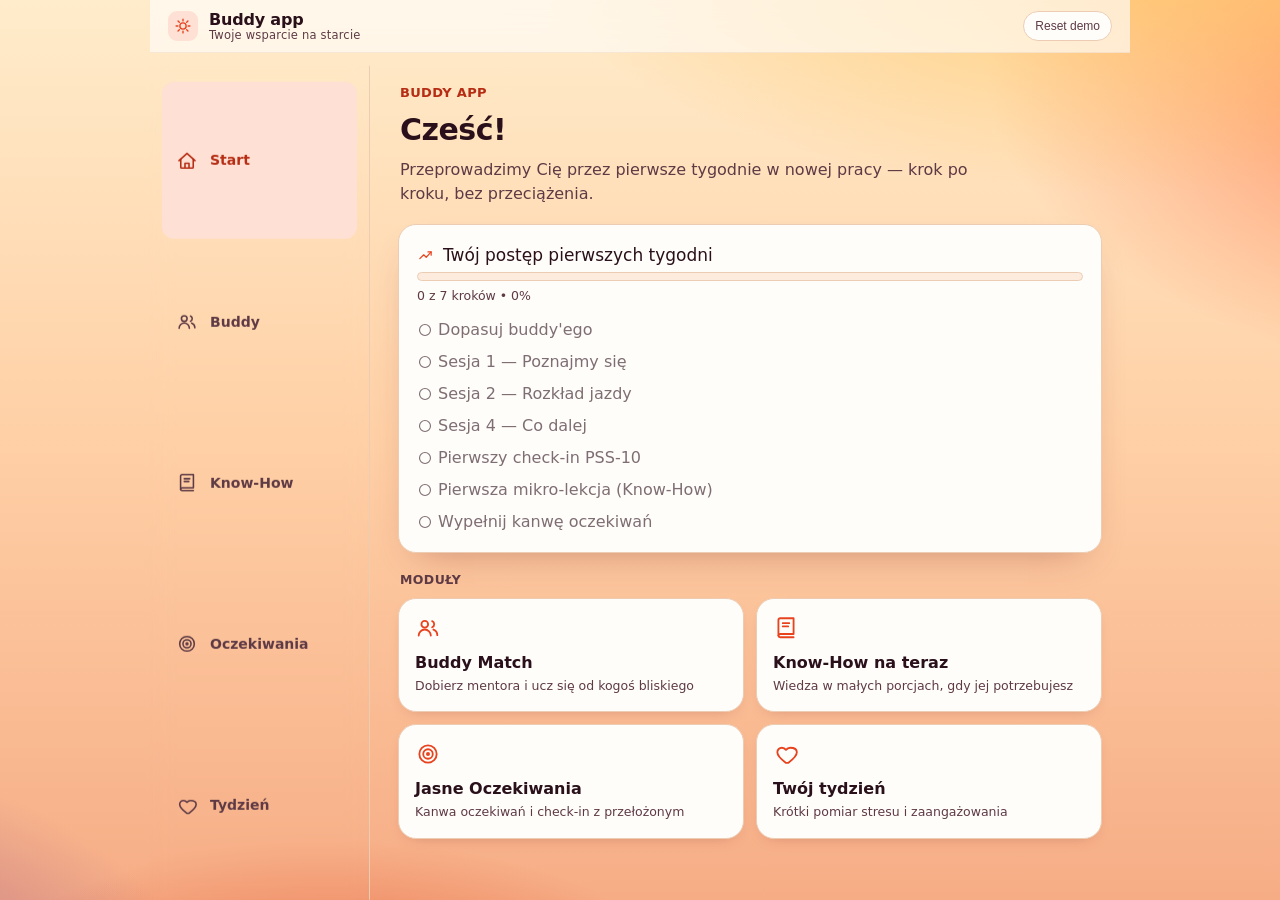
<file: index.html>
<!DOCTYPE html>
<html lang="pl">
<head>
  <meta charset="UTF-8" />
  <meta name="viewport" content="width=device-width, initial-scale=1.0" />
  <meta name="theme-color" content="#f3bda6" />
  <title>Buddy app — wsparcie na starcie w pracy</title>
  <meta name="description" content="Buddy app — prototyp wsparcia młodych dorosłych rozpoczynających pracę w korporacji. Moduły: Buddy Match, Know-How, Jasne Oczekiwania." />
  <link rel="stylesheet" href="styles.css?v=5" />
</head>
<body>
  <div class="app-shell">
    <!-- Górny pasek -->
    <header class="app-header">
      <div class="brand">
        <span class="brand-logo" aria-hidden="true"><svg viewBox="0 0 24 24" fill="none" stroke="currentColor" stroke-width="1.8" stroke-linecap="round" stroke-linejoin="round"><circle cx="12" cy="12" r="4.2"/><path d="M12 2.8v2.4M12 18.8v2.4M2.8 12h2.4M18.8 12h2.4M5.4 5.4l1.7 1.7M16.9 16.9l1.7 1.7M18.6 5.4l-1.7 1.7M7.1 16.9l-1.7 1.7"/></svg></span>
        <div class="brand-text">
          <strong>Buddy app</strong>
          <span class="brand-sub">Twoje wsparcie na starcie</span>
        </div>
      </div>
      <button id="resetBtn" class="ghost-btn" type="button" title="Wyczyść dane demo">Reset demo</button>
    </header>

    <!-- Główny widok (renderowany przez JS) -->
    <main id="view" class="view" tabindex="-1">
      <noscript>
        <p style="padding:24px">Ta aplikacja wymaga włączonego JavaScriptu.</p>
      </noscript>
    </main>

    <!-- Dolna nawigacja -->
    <nav class="tabbar" aria-label="Nawigacja główna">
      <a class="tab" href="#start" data-route="start"><span class="tab-ico" aria-hidden="true"><svg viewBox="0 0 24 24" fill="none" stroke="currentColor" stroke-width="1.7" stroke-linecap="round" stroke-linejoin="round"><path d="M3.2 11.8 12 4l8.8 7.8"/><path d="M5.2 10.3V19a1 1 0 0 0 1 1h11.6a1 1 0 0 0 1-1v-8.7"/><path d="M9.8 20v-5.2h4.4V20"/></svg></span><span class="tab-lbl">Start</span></a>
      <a class="tab" href="#buddy" data-route="buddy"><span class="tab-ico" aria-hidden="true"><svg viewBox="0 0 24 24" fill="none" stroke="currentColor" stroke-width="1.7" stroke-linecap="round" stroke-linejoin="round"><circle cx="9" cy="8.5" r="3.1"/><path d="M3.4 19a5.6 5.6 0 0 1 11.2 0"/><path d="M15.8 5.7a3 3 0 0 1 0 5.6"/><path d="M17 13.4a5.6 5.6 0 0 1 3.6 5.2"/></svg></span><span class="tab-lbl">Buddy</span></a>
      <a class="tab" href="#knowhow" data-route="knowhow"><span class="tab-ico" aria-hidden="true"><svg viewBox="0 0 24 24" fill="none" stroke="currentColor" stroke-width="1.7" stroke-linecap="round" stroke-linejoin="round"><path d="M5 4.6A1.6 1.6 0 0 1 6.6 3H19v14.5H6.6A1.6 1.6 0 0 0 5 19z"/><path d="M5 19a1.6 1.6 0 0 0 1.6 1.5H19"/><path d="M9 7.5h6M9 10.5h5"/></svg></span><span class="tab-lbl">Know-How</span></a>
      <a class="tab" href="#expectations" data-route="expectations"><span class="tab-ico" aria-hidden="true"><svg viewBox="0 0 24 24" fill="none" stroke="currentColor" stroke-width="1.7" stroke-linecap="round" stroke-linejoin="round"><circle cx="12" cy="12" r="8"/><circle cx="12" cy="12" r="4.4"/><circle cx="12" cy="12" r="1"/></svg></span><span class="tab-lbl">Oczekiwania</span></a>
      <a class="tab" href="#week" data-route="week"><span class="tab-ico" aria-hidden="true"><svg viewBox="0 0 24 24" fill="none" stroke="currentColor" stroke-width="1.7" stroke-linecap="round" stroke-linejoin="round"><path d="M12 20.2C7.6 17 4 14 4 10.4 4 8 5.9 6.2 8.2 6.2c1.5 0 2.9.8 3.8 2 .9-1.2 2.3-2 3.8-2C20.1 6.2 22 8 22 10.4c0 3.6-3.6 6.6-8 9.8z"/></svg></span><span class="tab-lbl">Tydzień</span></a>
    </nav>
  </div>

  <!-- Dane treściowe, potem logika. Klasyczne skrypty (bez modułów/fetch),
       żeby działało też po otwarciu pliku z dysku (file://). -->
  <script src="icons.js?v=5"></script>
  <script src="data.js?v=5"></script>
  <script src="app.js?v=5"></script>
</body>
</html>
</file>
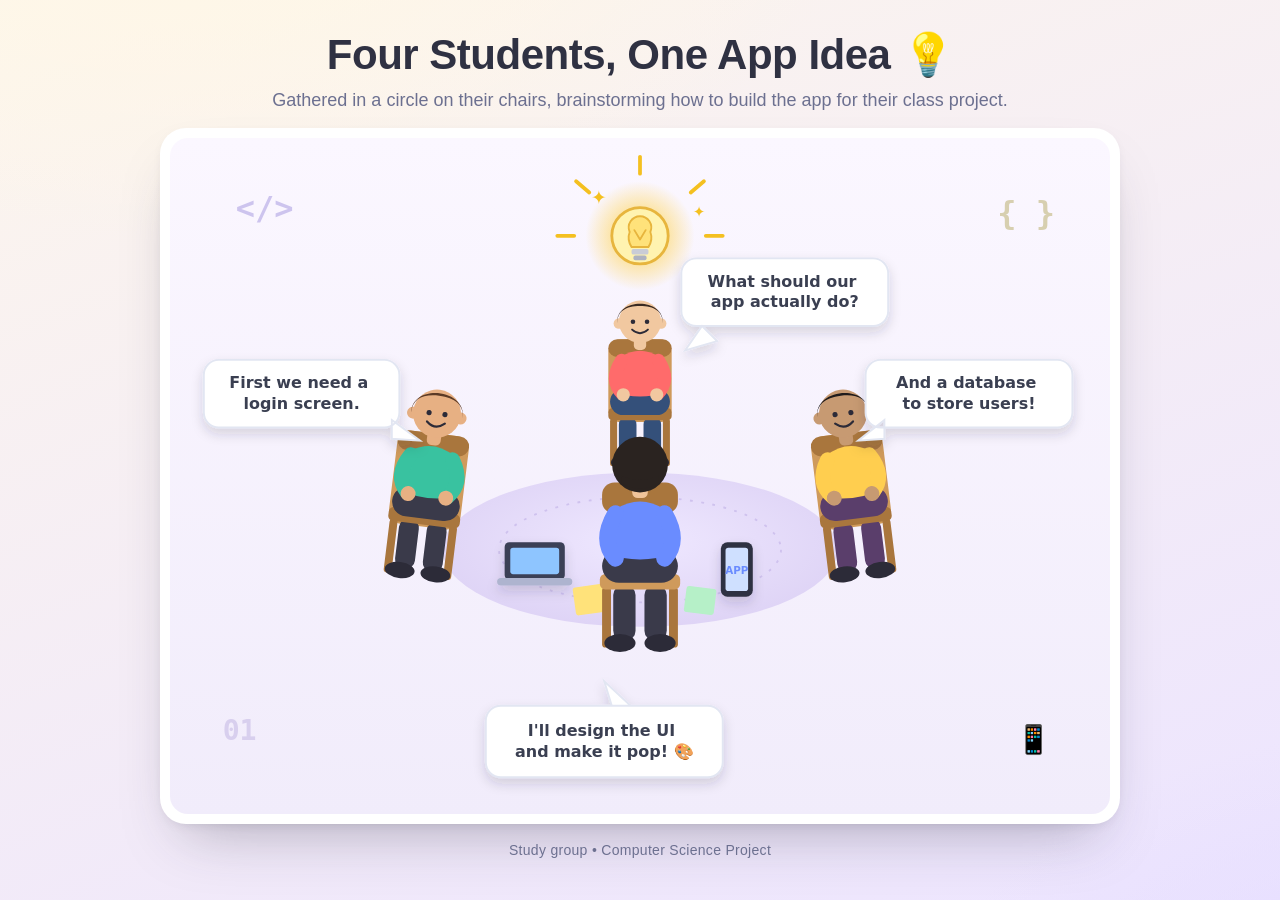
<file: app-placeholder/index.html>
<!DOCTYPE html>
<html lang="en">
<head>
<meta charset="UTF-8" />
<meta name="viewport" content="width=device-width, initial-scale=1.0" />
<title>Four Students, One App Idea</title>
<style>
  :root {
    --bg1: #fdf6ec;
    --bg2: #ece4ff;
    --ink: #2f3142;
    --muted: #6c7090;
    --card: #ffffff;
    --accent: #6a8cff;
  }

  * { box-sizing: border-box; }

  html, body {
    margin: 0;
    padding: 0;
    min-height: 100%;
  }

  body {
    font-family: "Segoe UI", Roboto, Helvetica, Arial, system-ui, sans-serif;
    color: var(--ink);
    background:
      radial-gradient(1200px 600px at 15% -10%, #fff7e6 0%, transparent 55%),
      radial-gradient(1000px 700px at 110% 120%, #e3dbff 0%, transparent 50%),
      linear-gradient(160deg, var(--bg1), var(--bg2));
    display: flex;
    flex-direction: column;
    align-items: center;
    justify-content: center;
    padding: 28px 18px 40px;
    min-height: 100vh;
  }

  header {
    text-align: center;
    max-width: 760px;
    margin-bottom: 14px;
  }

  h1 {
    margin: 0 0 8px;
    font-size: clamp(26px, 4.5vw, 42px);
    letter-spacing: -0.5px;
  }

  h1 .spark { color: var(--accent); }

  .tag {
    margin: 0;
    color: var(--muted);
    font-size: clamp(14px, 2.2vw, 18px);
    line-height: 1.5;
  }

  .stage {
    width: 100%;
    max-width: 960px;
    background: var(--card);
    border-radius: 26px;
    padding: 10px;
    box-shadow:
      0 30px 60px -25px rgba(48, 49, 66, 0.35),
      0 4px 14px -8px rgba(48, 49, 66, 0.25);
  }

  .stage svg {
    display: block;
    width: 100%;
    height: auto;
    border-radius: 18px;
  }

  .foot {
    margin: 18px 0 0;
    color: var(--muted);
    font-size: 14px;
    letter-spacing: 0.3px;
  }

  /* ---- animations ---- */
  .float    { animation: floaty 4.5s ease-in-out infinite; transform-box: fill-box; transform-origin: center; }
  .float-2  { animation: floaty 5.5s ease-in-out infinite; transform-box: fill-box; transform-origin: center; }
  .glow     { animation: glowpulse 3s ease-in-out infinite; transform-box: fill-box; transform-origin: center; }
  .rays     { animation: raypulse 3s ease-in-out infinite; }
  .spk      { animation: twinkle 2.4s ease-in-out infinite; transform-box: fill-box; transform-origin: center; }

  .bubble {
    transform-box: fill-box;
    transform-origin: center;
    opacity: 0;
    animation: pop 0.6s cubic-bezier(.2,.9,.3,1.3) forwards;
  }
  .b1 { animation-delay: .3s; }
  .b2 { animation-delay: .6s; }
  .b3 { animation-delay: .9s; }
  .b4 { animation-delay: 1.2s; }

  @keyframes floaty   { 0%,100% { transform: translateY(0); } 50% { transform: translateY(-8px); } }
  @keyframes glowpulse{ 0%,100% { opacity: .45; transform: scale(.92); } 50% { opacity: .8; transform: scale(1.06); } }
  @keyframes raypulse { 0%,100% { opacity: .35; } 50% { opacity: 1; } }
  @keyframes twinkle  { 0%,100% { opacity: .2; transform: scale(.7); } 50% { opacity: 1; transform: scale(1.1); } }
  @keyframes pop      { from { opacity: 0; transform: scale(.85) translateY(6px); } to { opacity: 1; transform: scale(1) translateY(0); } }

  @media (prefers-reduced-motion: reduce) {
    .float, .float-2, .glow, .rays, .spk, .bubble { animation: none; opacity: 1; }
  }
</style>
</head>
<body>

  <header>
    <h1>Four Students, One App Idea <span class="spark">&#128161;</span></h1>
    <p class="tag">Gathered in a circle on their chairs, brainstorming how to build the app for their class project.</p>
  </header>

  <main class="stage">
    <svg viewBox="0 0 1000 720" role="img" aria-labelledby="sceneTitle sceneDesc" xmlns="http://www.w3.org/2000/svg">
      <title id="sceneTitle">Four students sitting in a circle on chairs</title>
      <desc id="sceneDesc">Four students sit in a circle on chairs around a small idea space, with speech bubbles as they figure out how to build their project app, and a glowing lightbulb above them.</desc>

      <defs>
        <radialGradient id="glowGrad" cx="50%" cy="50%" r="50%">
          <stop offset="0%"  stop-color="#ffe88a" stop-opacity="0.95"/>
          <stop offset="55%" stop-color="#ffd34d" stop-opacity="0.45"/>
          <stop offset="100%" stop-color="#ffd34d" stop-opacity="0"/>
        </radialGradient>
        <radialGradient id="floor" cx="50%" cy="45%" r="60%">
          <stop offset="0%"  stop-color="#efe8ff"/>
          <stop offset="100%" stop-color="#ddd2f5"/>
        </radialGradient>
        <linearGradient id="sky" x1="0" y1="0" x2="0" y2="1">
          <stop offset="0%"  stop-color="#fbf7ff"/>
          <stop offset="100%" stop-color="#f1ecfb"/>
        </linearGradient>
        <filter id="soft" x="-30%" y="-30%" width="160%" height="160%">
          <feDropShadow dx="0" dy="6" stdDeviation="6" flood-color="#2f3142" flood-opacity="0.16"/>
        </filter>

        <!-- ===== FRONT-FACING SEATED STUDENT ===== -->
        <symbol id="student-front" viewBox="0 0 160 220">
          <!-- chair back -->
          <rect x="44" y="60" width="72" height="94" rx="14" fill="var(--chair)"/>
          <rect x="44" y="60" width="72" height="20" rx="10" fill="var(--chairD)"/>
          <!-- chair back legs -->
          <rect x="46" y="150" width="8" height="54" rx="3" fill="var(--chairD)"/>
          <rect x="106" y="150" width="8" height="54" rx="3" fill="var(--chairD)"/>
          <!-- lower legs -->
          <rect x="56" y="148" width="20" height="50" rx="9" fill="var(--pants)"/>
          <rect x="84" y="148" width="20" height="50" rx="9" fill="var(--pants)"/>
          <!-- shoes -->
          <ellipse cx="62" cy="200" rx="15" ry="8" fill="#2c2b38"/>
          <ellipse cx="98" cy="200" rx="15" ry="8" fill="#2c2b38"/>
          <!-- chair seat -->
          <rect x="44" y="138" width="72" height="14" rx="5" fill="var(--chairD)"/>
          <!-- thighs / lap -->
          <rect x="46" y="116" width="68" height="30" rx="15" fill="var(--pants)"/>
          <!-- torso -->
          <path d="M50,120 L58,80 Q80,66 102,80 L110,120 Q80,130 50,120 Z" fill="var(--shirt)"/>
          <!-- arms resting on lap -->
          <path d="M59,84 Q45,106 60,122" fill="none" stroke="var(--shirt)" stroke-width="15" stroke-linecap="round"/>
          <path d="M101,84 Q115,106 100,122" fill="none" stroke="var(--shirt)" stroke-width="15" stroke-linecap="round"/>
          <circle cx="61" cy="123" r="7.5" fill="var(--skin)"/>
          <circle cx="99" cy="123" r="7.5" fill="var(--skin)"/>
          <!-- neck -->
          <rect x="73" y="58" width="14" height="14" rx="5" fill="var(--skin)"/>
          <!-- ears -->
          <circle cx="56" cy="42" r="6" fill="var(--skin)"/>
          <circle cx="104" cy="42" r="6" fill="var(--skin)"/>
          <!-- head -->
          <circle cx="80" cy="40" r="24" fill="var(--skin)"/>
          <!-- hair -->
          <path d="M54,42 C52,12 108,12 106,42 C106,28 96,22 80,22 C64,22 54,28 54,42 Z" fill="var(--hair)"/>
          <!-- eyes + smile -->
          <circle cx="72" cy="40" r="2.6" fill="#2c2b38"/>
          <circle cx="88" cy="40" r="2.6" fill="#2c2b38"/>
          <path d="M71,49 Q80,57 89,49" fill="none" stroke="#2c2b38" stroke-width="2.2" stroke-linecap="round"/>
        </symbol>

        <!-- ===== BACK-FACING SEATED STUDENT ===== -->
        <symbol id="student-back" viewBox="0 0 160 220">
          <!-- chair back top peeking above shoulders -->
          <rect x="46" y="56" width="68" height="28" rx="11" fill="var(--chairD)"/>
          <!-- chair back legs -->
          <rect x="46" y="150" width="8" height="54" rx="3" fill="var(--chairD)"/>
          <rect x="106" y="150" width="8" height="54" rx="3" fill="var(--chairD)"/>
          <!-- lower legs -->
          <rect x="56" y="148" width="20" height="50" rx="9" fill="var(--pants)"/>
          <rect x="84" y="148" width="20" height="50" rx="9" fill="var(--pants)"/>
          <!-- shoe heels -->
          <ellipse cx="62" cy="200" rx="14" ry="8" fill="#2c2b38"/>
          <ellipse cx="98" cy="200" rx="14" ry="8" fill="#2c2b38"/>
          <!-- chair seat -->
          <rect x="44" y="138" width="72" height="14" rx="5" fill="var(--chair)"/>
          <!-- hips / lap -->
          <rect x="46" y="116" width="68" height="30" rx="15" fill="var(--pants)"/>
          <!-- back / torso -->
          <path d="M50,120 L58,80 Q80,66 102,80 L110,120 Q80,130 50,120 Z" fill="var(--shirt)"/>
          <!-- arms -->
          <path d="M58,84 Q44,108 58,124" fill="none" stroke="var(--shirt)" stroke-width="15" stroke-linecap="round"/>
          <path d="M102,84 Q116,108 102,124" fill="none" stroke="var(--shirt)" stroke-width="15" stroke-linecap="round"/>
          <!-- neck -->
          <rect x="73" y="56" width="14" height="14" rx="5" fill="var(--skin)"/>
          <!-- back of head (hair, no face) -->
          <circle cx="80" cy="40" r="25" fill="var(--hair)"/>
          <path d="M63,57 Q80,66 97,57 L97,50 Q80,57 63,50 Z" fill="var(--hair)"/>
        </symbol>
      </defs>

      <!-- backdrop -->
      <rect x="0" y="0" width="1000" height="720" fill="url(#sky)"/>

      <!-- corner doodles -->
      <text class="float"   x="70"  y="86"  font-size="34" font-weight="700" fill="#cdc4ee" font-family="monospace">&lt;/&gt;</text>
      <text class="float-2" x="880" y="92"  font-size="34" font-weight="700" fill="#d7cfb0" font-family="monospace">{ }</text>
      <text class="float-2" x="56"  y="640" font-size="30" font-weight="700" fill="#d8cfee" font-family="monospace">01</text>
      <text class="float"   x="900" y="650" font-size="30" font-weight="700" fill="#cfe0d8" font-family="monospace">&#128241;</text>

      <!-- glowing shared idea -->
      <g class="float">
        <circle class="glow" cx="500" cy="104" r="58" fill="url(#glowGrad)"/>
        <g class="rays" stroke="#f4c020" stroke-width="4" stroke-linecap="round">
          <line x1="500" y1="38"  x2="500" y2="20"/>
          <line x1="446" y1="58"  x2="432" y2="46"/>
          <line x1="554" y1="58"  x2="568" y2="46"/>
          <line x1="430" y1="104" x2="412" y2="104"/>
          <line x1="570" y1="104" x2="588" y2="104"/>
        </g>
        <circle cx="500" cy="104" r="30" fill="#fff3b0" stroke="#e7b53d" stroke-width="3"/>
        <path d="M491,116 Q486,108 489,100 A12 12 0 1 1 511,100 Q514,108 509,116 Z" fill="#ffe27a" stroke="#e7b53d" stroke-width="2"/>
        <path d="M494,98 L500,108 L506,98" fill="none" stroke="#e7b53d" stroke-width="2" stroke-linecap="round" stroke-linejoin="round"/>
        <rect x="491" y="118" width="18" height="6"  rx="2" fill="#c9ccd6"/>
        <rect x="493" y="125" width="14" height="5"  rx="2" fill="#aeb2c0"/>
        <text class="spk" x="448" y="70"  font-size="20" fill="#f4c020">&#10022;</text>
        <text class="spk" x="556" y="84"  font-size="16" fill="#f4c020">&#10022;</text>
      </g>

      <!-- floor / circle they sit around -->
      <ellipse cx="500" cy="438" rx="210" ry="82" fill="url(#floor)"/>
      <ellipse cx="500" cy="438" rx="150" ry="56" fill="none" stroke="#cfc2ee" stroke-width="2" stroke-dasharray="3 9"/>

      <!-- BACK student (far side, faces us) -->
      <use href="#student-front" x="425" y="158" width="150" height="206"
           style="--skin:#f1c8a0;--hair:#3a2a22;--shirt:#ff6b6b;--pants:#34507a;--chair:#cf9a5b;--chairD:#a9763d;"/>

      <!-- LEFT student (faces center) -->
      <g transform="rotate(7 275 367)">
        <use href="#student-front" x="190" y="250" width="170" height="234"
             style="--skin:#e7b083;--hair:#5b3a26;--shirt:#39c2a0;--pants:#3a3a4a;--chair:#cf9a5b;--chairD:#a9763d;"/>
      </g>

      <!-- RIGHT student (faces center) -->
      <g transform="rotate(-7 725 367)">
        <use href="#student-front" x="640" y="250" width="170" height="234"
             style="--skin:#c79a72;--hair:#1f1b1b;--shirt:#ffce4f;--pants:#5a3e6b;--chair:#cf9a5b;--chairD:#a9763d;"/>
      </g>

      <!-- table props beside the near seat -->
      <g filter="url(#soft)">
        <!-- laptop -->
        <rect x="356" y="430" width="64" height="40" rx="5" fill="#3a3f57"/>
        <rect x="362" y="436" width="52" height="28" rx="3" fill="#8ec5ff"/>
        <rect x="348" y="468" width="80" height="8"  rx="4" fill="#aeb4cf"/>
        <!-- phone showing APP -->
        <rect x="586" y="430" width="34" height="58" rx="7" fill="#2f3142"/>
        <rect x="591" y="436" width="24" height="46" rx="3" fill="#cfe0ff"/>
        <text x="603" y="464" font-size="11" font-weight="800" fill="#6a8cff" text-anchor="middle" font-family="system-ui">APP</text>
      </g>
      <!-- sticky notes -->
      <rect x="430" y="476" width="34" height="30" rx="3" fill="#ffe27a" transform="rotate(-8 447 491)"/>
      <rect x="548" y="478" width="32" height="28" rx="3" fill="#b6f0c8" transform="rotate(7 564 492)"/>

      <!-- FRONT student (near side, back to us) drawn last -->
      <use href="#student-back" x="405" y="300" width="190" height="261"
           style="--skin:#f0c49a;--hair:#2a2320;--shirt:#6a8cff;--pants:#3a3a4a;--chair:#cf9a5b;--chairD:#a9763d;"/>

      <!-- ================= SPEECH BUBBLES ================= -->
      <!-- Back student -->
      <g class="bubble b1">
        <path d="M560,128 h188 a16 16 0 0 1 16 16 v40 a16 16 0 0 1 -16 16 h-188 a16 16 0 0 1 -16 -16 v-40 a16 16 0 0 1 16 -16 Z
                 M566,200 l-18 26 l34 -10 Z" fill="#ffffff" stroke="#e2e6f2" stroke-width="2" filter="url(#soft)"/>
        <text x="654" y="158" text-anchor="middle" font-size="17" font-weight="600" fill="#3a3f51" font-family="system-ui">
          <tspan x="654" dy="0">What should our</tspan>
          <tspan x="654" dy="22">app actually do?</tspan>
        </text>
      </g>

      <!-- Left student -->
      <g class="bubble b2">
        <path d="M52,236 h176 a16 16 0 0 1 16 16 v40 a16 16 0 0 1 -16 16 h-176 a16 16 0 0 1 -16 -16 v-40 a16 16 0 0 1 16 -16 Z
                 M236,300 l30 22 l-30 -2 Z" fill="#ffffff" stroke="#e2e6f2" stroke-width="2" filter="url(#soft)"/>
        <text x="140" y="266" text-anchor="middle" font-size="17" font-weight="600" fill="#3a3f51" font-family="system-ui">
          <tspan x="140" dy="0">First we need a</tspan>
          <tspan x="140" dy="22">login screen.</tspan>
        </text>
      </g>

      <!-- Right student -->
      <g class="bubble b3">
        <path d="M756,236 h188 a16 16 0 0 1 16 16 v40 a16 16 0 0 1 -16 16 h-188 a16 16 0 0 1 -16 -16 v-40 a16 16 0 0 1 16 -16 Z
                 M760,300 l-28 22 l28 -2 Z" fill="#ffffff" stroke="#e2e6f2" stroke-width="2" filter="url(#soft)"/>
        <text x="850" y="266" text-anchor="middle" font-size="17" font-weight="600" fill="#3a3f51" font-family="system-ui">
          <tspan x="850" dy="0">And a database</tspan>
          <tspan x="850" dy="22">to store users!</tspan>
        </text>
      </g>

      <!-- Front student -->
      <g class="bubble b4">
        <path d="M352,604 h220 a16 16 0 0 1 16 16 v44 a16 16 0 0 1 -16 16 h-220 a16 16 0 0 1 -16 -16 v-44 a16 16 0 0 1 16 -16 Z
                 M470,604 l-8 -26 l28 26 Z" fill="#ffffff" stroke="#e2e6f2" stroke-width="2" filter="url(#soft)"/>
        <text x="462" y="636" text-anchor="middle" font-size="17" font-weight="600" fill="#3a3f51" font-family="system-ui">
          <tspan x="462" dy="0">I'll design the UI</tspan>
          <tspan x="462" dy="22">and make it pop! &#127912;</tspan>
        </text>
      </g>

    </svg>
  </main>

  <p class="foot">Study group &#8226; Computer Science Project</p>

</body>
</html>
</file>
<file: styles.css>
/* ============ Buddy app — style (motyw: letni zachód słońca) ============ */
:root {
  /* tła i powierzchnie — ciepłe, kremowo-brzoskwiniowe */
  --bg: #fdeee1;
  --bg-2: #fbdfce;
  --surface: #fffdfa;
  --surface-2: #fdecdd;
  --line: #eccdb4;
  /* tekst — bardzo mocny kontrast, ciepła głęboka śliwka */
  --text: #29101a;
  --muted: #5e3a45;
  /* akcent główny — soczysta koralowa czerwień zachodu */
  --primary: #e8431f;
  --primary-700: #b62d14;
  --primary-50: #ffe0d4;
  /* akcent ciepły — soczysty bursztyn */
  --accent: #f58e0b;
  --accent-50: #ffe3b8;
  --warm: #ff7f4d;
  --danger: #d6362a;
  --ok: #4a9568;
  --shadow: 0 16px 36px -20px rgba(122, 38, 38, .42);
  --shadow-sm: 0 6px 16px -10px rgba(122, 38, 38, .38);
  --radius: 18px;
  --radius-sm: 12px;
  --maxw: 720px;
}

* { box-sizing: border-box; }
html, body { margin: 0; padding: 0; }

body {
  font-family: "Segoe UI", Roboto, system-ui, -apple-system, Helvetica, Arial, sans-serif;
  color: var(--text);
  /* niebo zachodzącego słońca: złoto u góry, koralowa chmura, śliwkowy zmierzch u dołu */
  background:
    radial-gradient(1100px 520px at 88% -12%, #ffc25e 0%, rgba(255,194,94,0) 58%),
    radial-gradient(1000px 560px at 120% 8%, #ff7a4d 0%, rgba(255,122,77,0) 55%),
    radial-gradient(820px 560px at -20% 120%, #9c5689 0%, rgba(156,86,137,0) 60%),
    radial-gradient(760px 460px at 26% 124%, #e24a23 0%, rgba(226,74,35,0) 60%),
    linear-gradient(180deg, #ffeccb 0%, #ffd0a6 48%, #f6ad86 100%);
  background-attachment: fixed;
  min-height: 100vh;
  line-height: 1.5;
  -webkit-font-smoothing: antialiased;
}

/* ---------- powłoka ---------- */
.app-shell {
  max-width: var(--maxw);
  margin: 0 auto;
  min-height: 100vh;
  display: flex;
  flex-direction: column;
}

.app-header {
  position: sticky; top: 0; z-index: 20;
  display: flex; align-items: center; justify-content: space-between; gap: 12px;
  padding: 11px 18px;
  background: rgba(255, 252, 249, .68);
  backdrop-filter: blur(14px) saturate(1.1);
  border-bottom: 1px solid rgba(236, 205, 180, .4);
}
.brand { display: flex; align-items: center; gap: 11px; }
.brand-logo {
  width: 30px; height: 30px; border-radius: 9px; flex: none;
  display: grid; place-items: center; color: var(--primary);
  background: var(--primary-50);
}
.brand-logo svg { display: block; width: 18px; height: 18px; }
.brand-text { display: flex; flex-direction: column; line-height: 1.1; }
.brand-text strong { font-size: 16px; font-weight: 600; letter-spacing: -.2px; }
.brand-sub { font-size: 11.5px; color: var(--muted); letter-spacing: .2px; }

.ghost-btn {
  border: 1px solid var(--line); background: var(--surface); color: var(--muted);
  font-size: 12px; padding: 7px 11px; border-radius: 999px; cursor: pointer;
}
.ghost-btn:hover { color: var(--text); border-color: #e6c7b6; }

/* ---------- ikony ---------- */
.ico { display: inline-block; vertical-align: -0.16em; }
.hero-title .ico, .card-title .ico { color: var(--primary); vertical-align: -0.14em; }
.why-title .ico { vertical-align: -0.2em; }
.li-ico {
  width: 34px; height: 34px; flex: none; border-radius: 10px;
  display: inline-flex; align-items: center; justify-content: center;
  background: var(--primary-50); color: var(--primary-700);
}
.li-ico .ico { width: 19px; height: 19px; vertical-align: middle; }

/* ---------- widok ---------- */
.view { flex: 1 1 auto; padding: 18px 18px 96px; outline: none; }
.screen { animation: rise .28s ease both; }
@keyframes rise { from { opacity: 0; transform: translateY(8px); } to { opacity: 1; transform: none; } }

.hero { margin: 6px 2px 18px; }
.hero-eyebrow { color: var(--primary-700); font-weight: 700; font-size: 13px; letter-spacing: .3px; text-transform: uppercase; }
.hero-title { font-size: clamp(22px, 6vw, 30px); margin: 4px 0 6px; letter-spacing: -.5px; display: flex; align-items: center; gap: 10px; flex-wrap: wrap; }
.hero-sub { color: var(--muted); margin: 0; max-width: 56ch; }

/* ---------- karty ---------- */
.card {
  background: var(--surface); border: 1px solid var(--line);
  border-radius: var(--radius); box-shadow: var(--shadow); padding: 18px; margin-bottom: 14px;
}
.card.tight { padding: 14px; }
.card-title { font-size: 17px; margin: 0 0 4px; display: flex; align-items: center; gap: 9px; }
.card-sub { color: var(--muted); font-size: 14px; margin: 0 0 12px; }

/* ---------- kafle modułów ---------- */
.tile-grid { display: grid; grid-template-columns: 1fr 1fr; gap: 12px; }
.tile {
  display: block; text-decoration: none; color: inherit;
  background: var(--surface); border: 1px solid var(--line);
  border-radius: var(--radius); padding: 16px; box-shadow: var(--shadow-sm);
  transition: transform .15s ease, box-shadow .15s ease;
}
.tile:hover { transform: translateY(-3px); box-shadow: var(--shadow); }
.tile-ico { font-size: 26px; color: var(--primary); line-height: 0; }
.tile-name { font-weight: 700; margin: 10px 0 2px; }
.tile-desc { font-size: 12.5px; color: var(--muted); }
.tile .soon-tag { display: inline-block; margin-top: 8px; font-size: 11px; font-weight: 700; color: var(--primary-700); background: var(--primary-50); padding: 2px 8px; border-radius: 999px; }
@media (max-width: 420px) { .tile-grid { grid-template-columns: 1fr; } }

/* ---------- przyciski ---------- */
.btn {
  font: inherit; font-weight: 600; cursor: pointer; border-radius: 999px;
  padding: 12px 18px; border: 1px solid transparent;
  display: inline-flex; align-items: center; justify-content: center; gap: 8px;
  transition: transform .1s ease, box-shadow .15s ease, background .15s ease;
}
.btn:active { transform: translateY(1px); }
.btn-primary { background: linear-gradient(180deg, var(--primary), var(--primary-700)); color: #fff; box-shadow: 0 12px 22px -12px var(--primary-700); }
.btn-primary:hover { box-shadow: 0 16px 26px -12px var(--primary-700); }
.btn-secondary { background: var(--surface); color: var(--primary-700); border-color: var(--line); }
.btn-secondary:hover { border-color: #f0b9a6; }
.btn-ghost { background: transparent; color: var(--muted); }
.btn-ghost:hover { color: var(--text); }
.btn-block { width: 100%; }
.btn-sm { padding: 8px 13px; font-size: 13px; }
.btn[disabled] { opacity: .5; cursor: not-allowed; }
.btn-row { display: flex; gap: 10px; flex-wrap: wrap; align-items: center; }

/* ---------- quiz / wybory ---------- */
.stepper { font-size: 13px; color: var(--muted); margin-bottom: 8px; font-weight: 600; }
.q-title { font-size: 19px; margin: 2px 0 14px; }
.choice-list { display: flex; flex-direction: column; gap: 10px; margin-bottom: 18px; }
.choice {
  text-align: left; width: 100%; cursor: pointer; border: 1.5px solid var(--line);
  background: var(--surface); border-radius: var(--radius-sm); padding: 13px 14px;
  font: inherit; color: inherit; display: flex; align-items: center; gap: 12px;
  transition: border-color .12s, background .12s;
}
.choice:hover { border-color: #f0b9a6; }
.choice.selected { border-color: var(--primary); background: var(--primary-50); }
.choice .dot { width: 18px; height: 18px; border-radius: 50%; border: 2px solid #d9bcae; flex: none; margin-left: auto; }
.choice.selected .dot { border-color: var(--primary); background: var(--primary); box-shadow: inset 0 0 0 3px #fff; }

/* ---------- pasek postępu ---------- */
.progress { height: 9px; background: var(--surface-2); border: 1px solid var(--line); border-radius: 999px; overflow: hidden; }
.progress > i { display: block; height: 100%; background: linear-gradient(90deg, var(--accent), var(--primary) 80%); border-radius: 999px; transition: width .4s ease; }
.progress-label { font-size: 12.5px; color: var(--muted); margin-top: 6px; }

/* ---------- chipy / plakietki ---------- */
.chip-row { display: flex; flex-wrap: wrap; gap: 7px; }
.chip { font-size: 12.5px; font-weight: 600; color: var(--primary-700); background: var(--primary-50); padding: 4px 10px; border-radius: 999px; }
.chip.accent { color: #a4661a; background: var(--accent-50); }
.pill { display: inline-block; font-size: 12px; font-weight: 700; padding: 3px 10px; border-radius: 999px; background: var(--surface-2); border: 1px solid var(--line); color: var(--muted); }

.badge { display: inline-block; font-weight: 700; font-size: 12.5px; padding: 4px 11px; border-radius: 999px; }
.badge-low  { background: #e7f3ea; color: #3f8a63; }
.badge-mid  { background: var(--accent-50); color: #a4661a; }
.badge-high { background: #fde0d9; color: var(--primary-700); }

/* ---------- dopasowanie buddy ---------- */
.match-card { display: flex; gap: 14px; align-items: flex-start; }
.avatar { width: 56px; height: 56px; border-radius: 16px; background: var(--primary-50); display: grid; place-items: center; flex: none; }
.avatar.senior { background: var(--accent-50); }
.avatar span { font: 700 23px/1 Georgia, "Times New Roman", serif; color: var(--primary-700); }
.avatar.senior span { color: #a4661a; }
.match-meta { flex: 1; }
.match-name { font-weight: 700; font-size: 16px; }
.match-role { color: var(--muted); font-size: 13px; }
.reasons { margin: 10px 0 0; padding: 0; list-style: none; display: flex; flex-direction: column; gap: 6px; }
.reasons li { font-size: 13.5px; display: flex; gap: 8px; align-items: flex-start; }
.reasons li::before { content: "✓"; color: var(--ok); font-weight: 800; }

/* ---------- sesje ---------- */
.session-list { display: flex; flex-direction: column; gap: 12px; }
.session { border: 1px solid var(--line); border-radius: var(--radius-sm); padding: 14px; background: var(--surface); }
.session.done { background: var(--accent-50); border-color: #f0d6a8; }
.session-head { display: flex; align-items: center; justify-content: space-between; gap: 10px; }
.session-week { font-weight: 700; }
.session-goal { color: var(--muted); font-size: 13.5px; margin: 6px 0 10px; }
.agenda { margin: 6px 0 12px; padding-left: 18px; font-size: 14px; }
.agenda li { margin: 3px 0; }
.sb-q { background: var(--surface-2); border: 1px dashed var(--line); border-radius: 10px; padding: 10px 12px; font-size: 13.5px; margin: 4px 0; display: flex; gap: 8px; align-items: flex-start; }
.sb-q .ico { color: var(--primary); flex: none; }

/* ---------- formularze / Likert ---------- */
.field { margin-bottom: 14px; }
.field > label { display: block; font-weight: 600; font-size: 14px; margin-bottom: 6px; }
.field input[type=text], .field textarea, .field input:not([type]) {
  width: 100%; font: inherit; color: inherit; padding: 11px 12px;
  border: 1.5px solid var(--line); border-radius: var(--radius-sm); background: var(--surface);
}
.field textarea { min-height: 76px; resize: vertical; }
.field input:focus, .field textarea:focus { outline: none; border-color: var(--primary); }
.field input[type=range] { accent-color: var(--primary); padding: 0; }

.likert { display: flex; flex-direction: column; gap: 12px; }
.likert-item { border-bottom: 1px solid var(--line); padding-bottom: 12px; }
.likert-q { font-size: 14.5px; margin-bottom: 9px; }
.likert-q .qnum { color: var(--muted); font-weight: 700; margin-right: 6px; }
.scale { display: flex; gap: 6px; flex-wrap: wrap; }
.scale-opt { flex: 1 1 0; min-width: 56px; }
.scale-opt input { position: absolute; opacity: 0; pointer-events: none; }
.scale-opt span {
  display: block; text-align: center; font-size: 11.5px; cursor: pointer;
  border: 1.5px solid var(--line); border-radius: 10px; padding: 8px 4px; color: var(--muted);
  background: var(--surface); transition: all .12s;
}
.scale-opt input:checked + span { border-color: var(--primary); background: var(--primary-50); color: var(--primary-700); font-weight: 700; }

/* ---------- box „dlaczego to działa” ---------- */
.why { background: var(--surface-2); border: 1px solid var(--line); border-left: 4px solid var(--accent); border-radius: 12px; padding: 12px 14px; margin: 12px 0; }
.why-title { font-size: 12.5px; font-weight: 700; color: #a4661a; text-transform: uppercase; letter-spacing: .4px; margin-bottom: 4px; display: flex; gap: 6px; align-items: center; }
.why p { margin: 0; font-size: 13.5px; color: var(--text); }
.why cite { color: var(--muted); font-style: normal; }

/* ---------- wynik / trend ---------- */
.result { text-align: center; padding: 8px 0 4px; }
.result-score { font-size: 44px; font-weight: 800; letter-spacing: -1px; color: var(--primary-700); }
.result-score small { font-size: 18px; color: var(--muted); font-weight: 600; }
.trend { display: flex; align-items: flex-end; gap: 6px; height: 70px; margin-top: 10px; }
.spark { flex: 1; background: var(--primary-50); border-radius: 6px 6px 0 0; position: relative; min-height: 4px; }
.spark.accent { background: var(--accent-50); }
.spark > b { position: absolute; top: -18px; left: 0; right: 0; text-align: center; font-size: 11px; color: var(--muted); font-weight: 700; }
.trend-x { display: flex; gap: 6px; }
.trend-x span { flex: 1; text-align: center; font-size: 10.5px; color: var(--muted); }

/* ---------- różne ---------- */
.demo-note { font-size: 12px; color: var(--muted); background: var(--surface-2); border: 1px dashed var(--line); border-radius: 10px; padding: 8px 11px; margin-top: 12px; }
.divider { height: 1px; background: var(--line); margin: 16px 0; border: 0; }
.section-label { font-size: 12.5px; font-weight: 700; text-transform: uppercase; letter-spacing: .4px; color: var(--muted); margin: 18px 2px 8px; }
.list-meta { display: flex; justify-content: space-between; align-items: center; font-size: 13px; color: var(--muted); }

/* ---------- tabbar ---------- */
.tabbar {
  position: sticky; bottom: 0; z-index: 20;
  display: flex; justify-content: space-around;
  background: rgba(255, 251, 247, .96);
  backdrop-filter: blur(10px);
  border-top: 1px solid var(--line);
  padding: 6px 4px calc(6px + env(safe-area-inset-bottom));
}
.tab {
  flex: 1; display: flex; flex-direction: column; align-items: center; gap: 3px;
  text-decoration: none; color: var(--muted); font-size: 10.5px; font-weight: 600;
  padding: 6px 2px; border-radius: 12px; transition: color .12s, background .12s;
}
.tab-ico { line-height: 0; }
.tab-ico svg { width: 22px; height: 22px; }
.tab.active { color: var(--primary-700); background: var(--primary-50); }

/* ---------- desktop: nawigacja z boku ---------- */
@media (min-width: 860px) {
  :root { --maxw: 980px; }
  .app-shell { display: grid; grid-template-columns: 220px 1fr; grid-template-rows: auto 1fr; }
  .app-header { grid-column: 1 / -1; }
  .tabbar {
    position: sticky; top: 66px; align-self: start; grid-row: 2; grid-column: 1;
    flex-direction: column; justify-content: flex-start; gap: 4px;
    border-top: 0; border-right: 1px solid var(--line); background: transparent;
    height: calc(100vh - 66px); padding: 16px 12px;
  }
  .tab { flex-direction: row; justify-content: flex-start; gap: 12px; font-size: 14px; padding: 11px 14px; }
  .view { grid-row: 2; grid-column: 2; padding: 24px 28px 60px; }
}
</file>
